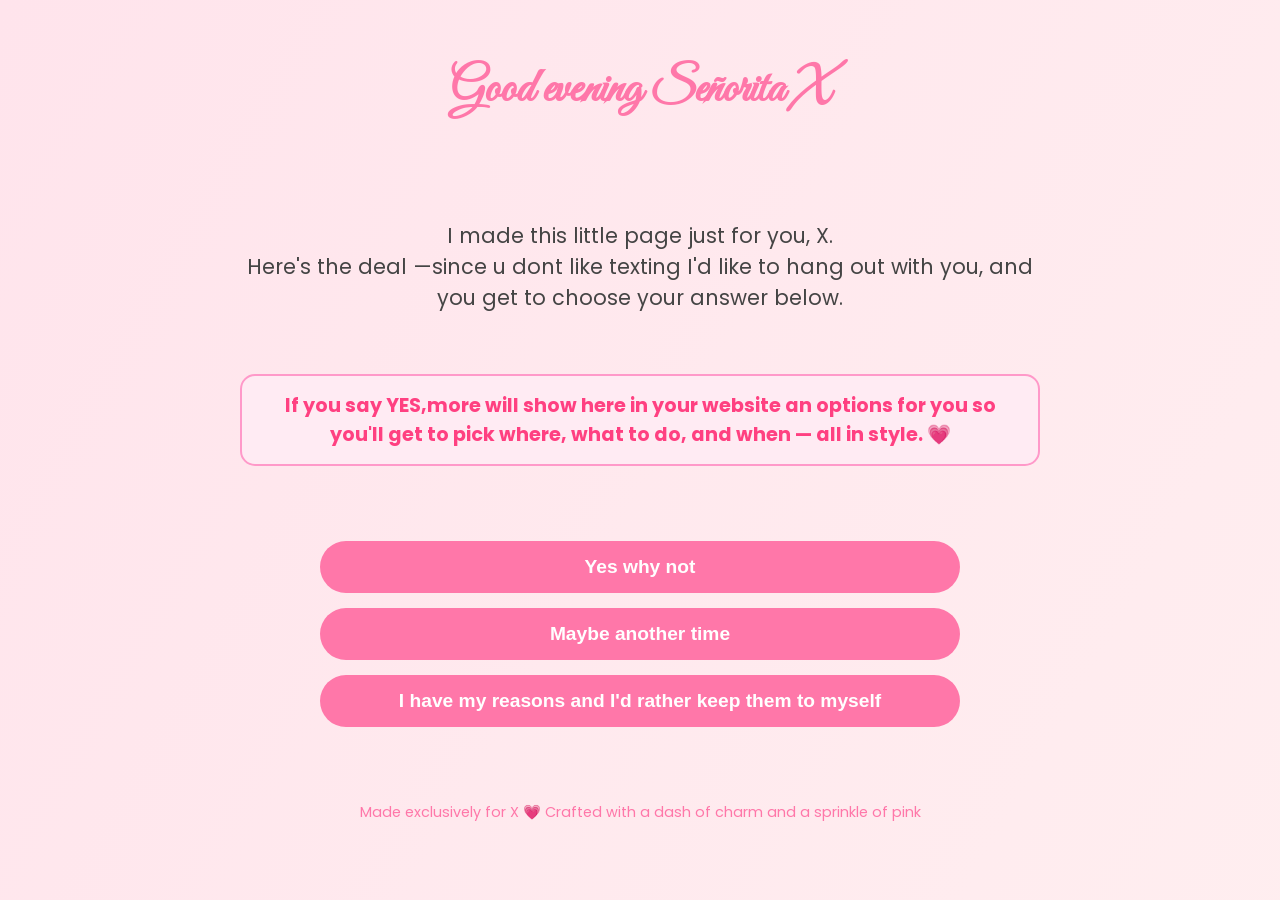
<file: asking-out/index.html>
<!DOCTYPE html>
<html lang="en">

<head>
    <meta charset="UTF-8">
    <meta name="viewport" content="width=device-width, initial-scale=1.0">
    <title>For x</title>
    <style>
        @import url('https://fonts.googleapis.com/css2?family=Great+Vibes&family=Poppins:wght@300;500;700&display=swap');

        body {
            margin: 0;
            font-family: 'Poppins', sans-serif;
            background: linear-gradient(120deg, #ffe4ec, #fff7f3, #ffe4ec);
            background-size: 400% 400%;
            animation: gradientShift 12s ease infinite;
            overflow-x: hidden;
        }

        @keyframes gradientShift {
            0% {
                background-position: 0% 50%;
            }

            50% {
                background-position: 100% 50%;
            }

            100% {
                background-position: 0% 50%;
            }
        }

        h1 {
            font-family: 'Great Vibes', cursive;
            font-size: 3em;
            text-align: center;
            color: #ff77a9;
            animation: glow 2s ease-in-out infinite alternate;
        }

        @keyframes glow {
            from {
                text-shadow: 0 0 10px #ff77a9;
            }

            to {
                text-shadow: 0 0 20px #ff99c9;
            }
        }

        section {
            padding: 20px;
            max-width: 800px;
            margin: auto;
            text-align: center;
            animation: fadeInUp 1.5s ease forwards;
            opacity: 0;
        }

        @keyframes fadeInUp {
            from {
                transform: translateY(30px);
                opacity: 0;
            }

            to {
                transform: translateY(0);
                opacity: 1;
            }
        }

        .highlight-note {
            background: #ffebf3;
            border: 2px solid #ff99c9;
            padding: 15px;
            border-radius: 15px;
            font-size: 1.2em;
            font-weight: bold;
            color: #ff4081;
            margin-bottom: 20px;
            animation: pulse 2s infinite;
        }

        @keyframes pulse {

            0%,
            100% {
                box-shadow: 0 0 10px #ff99c9;
            }

            50% {
                box-shadow: 0 0 20px #ff77a9;
            }
        }

        .choices button {
            display: block;
            width: 80%;
            margin: 15px auto;
            padding: 15px;
            font-size: 1.2em;
            font-weight: bold;
            border: none;
            border-radius: 30px;
            background-color: #ff77a9;
            color: white;
            cursor: pointer;
            transition: transform 0.2s, background-color 0.3s;
        }

        .choices button:hover {
            transform: scale(1.05);
            background-color: #ff99c9;
        }

        .hidden {
            display: none;
        }

        .option-grid {
            display: flex;
            flex-wrap: wrap;
            justify-content: center;
            gap: 15px;
            margin-top: 20px;
        }

        .place-card {
            background: #fff0f6;
            border: 2px solid #ffb6d4;
            border-radius: 15px;
            padding: 15px;
            width: 120px;
            text-align: center;
            cursor: pointer;
            transition: 0.3s;
            font-weight: bold;
            color: #ff4081;
        }

        .place-card:hover {
            background: #ffe4ec;
            transform: scale(1.05);
        }

        .selected {
            background: #ff99c9 !important;
            color: white !important;
            border-color: #ff77a9 !important;
        }

        input,
        select {
            padding: 12px;
            margin: 15px auto;
            font-size: 1em;
            border-radius: 15px;
            border: 2px solid #ffb6d4;
            width: 80%;
            max-width: 400px;
            background-color: #fff9fb;
            color: #ff4081;
            transition: all 0.3s;
        }

        input:focus,
        select:focus {
            outline: none;
            border-color: #ff77a9;
            box-shadow: 0 0 10px #ffb6d4;
        }

        input[type="date"]::-webkit-calendar-picker-indicator,
        input[type="time"]::-webkit-calendar-picker-indicator {
            filter: invert(70%) sepia(20%) saturate(1000%) hue-rotate(300deg);
        }

        .footer {
            font-size: 0.9em;
            color: #ff77a9;
            margin-top: 30px;
            text-align: center;
            padding: 10px;
        }

        .location-container {
            display: flex;
            flex-direction: column;
            align-items: center;
            width: 90%;
            margin: 0 auto;
        }

        .location-search {
            width: 100%;
            max-width: 400px;
            margin-bottom: 15px;
        }

        .location-search input {
            width: 100%;
            padding: 12px 20px;
            box-sizing: border-box;
        }

        .location-grid {
            display: grid;
            grid-template-columns: repeat(2, 1fr);
            gap: 10px;
            width: 100%;
            max-width: 400px;
        }

        .location-card {
            background: #fff0f6;
            border: 2px solid #ffb6d4;
            border-radius: 15px;
            padding: 10px;
            text-align: center;
            cursor: pointer;
            transition: 0.3s;
            font-weight: bold;
            color: #ff4081;
            font-size: 0.9em;
        }

        .location-card:hover {
            background: #ffe4ec;
            transform: scale(1.05);
        }

        .location-card.selected {
            background: #ff99c9;
            color: white;
            border-color: #ff77a9;
        }

        button {
            background-color: #ff77a9;
            color: white;
            border: none;
            padding: 12px 25px;
            margin: 10px;
            border-radius: 25px;
            font-size: 1em;
            cursor: pointer;
            transition: all 0.3s;
        }

        button:hover {
            background-color: #ff99c9;
            transform: scale(1.05);
        }

        .weather-display {
            background: rgba(255, 255, 255, 0.8);
            border-radius: 15px;
            padding: 15px;
            margin-top: 20px;
            border: 2px solid #ffb6d4;
        }

        .weather-icon {
            font-size: 2em;
            margin-bottom: 10px;
        }

        .weather-details {
            display: flex;
            justify-content: space-around;
            margin-top: 10px;
        }

        .weather-item {
            display: flex;
            flex-direction: column;
            align-items: center;
        }

        .weather-label {
            font-size: 0.8em;
            color: #ff77a9;
        }

        .weather-value {
            font-weight: bold;
            color: #ff4081;
        }

        .clothing-tip {
            background: #fff0f6;
            border: 2px dashed #ff77a9;
            border-radius: 15px;
            padding: 15px;
            margin-top: 20px;
            font-size: 0.9em;
        }

        .final-message {
            background: #fff0f6;
            border: 2px solid #ffb6d4;
            border-radius: 15px;
            padding: 20px;
            margin: 20px auto;
            max-width: 500px;
        }
    </style>
</head>

<body>

    <section style="animation-delay: 0.3s;">
        <h1>Good evening Señorita X</h1>
    </section>

    <section style="animation-delay: 0.6s;">
        <p style="font-size: 1.3em; color: #444;">
            I made this little page just for you, X.<br>
            Here's the deal —since u dont like texting I'd like to hang out with you, and you get to choose your answer
            below.
        </p>
    </section>

    <section style="animation-delay: 0.8s;">
        <div class="highlight-note">
            If you say YES,more will show here in your website an options for you so you'll get to pick where, what to
            do, and when — all in style. 💗
        </div>
    </section>

    <section class="choices" style="animation-delay: 1s;">
        <button onclick="chooseMain('Yes')">Yes why not</button>
        <button onclick="chooseMain('Maybe another time')">Maybe another time</button>
        <button onclick="chooseMain('I have my reasons')">I have my reasons and I'd rather keep them to myself</button>
    </section>

    <section id="locationSection" class="hidden">
        <h2>Which area should we go to?</h2>
        <div class="location-container">
            <div class="location-search">
                <input type="text" placeholder="Search areas..." id="locationInput" onkeyup="filterLocations()"
                    onclick="this.select();">
            </div>
            <div class="location-grid" id="locationGrid">
                <div class="location-card" onclick="selectLocation(this, 'Louran')">Louran</div>
                <div class="location-card" onclick="selectLocation(this, 'Zizinya')">Zizinya</div>
                <div class="location-card" onclick="selectLocation(this, 'Lizabella')">Lizabella</div>
                <div class="location-card" onclick="selectLocation(this, 'Sidi Gaber')">Sidi Gaber</div>
                <div class="location-card" onclick="selectLocation(this, 'Smouha')">Smouha</div>
                <div class="location-card" onclick="selectLocation(this, 'Shatby')">Shatby</div>
                <div class="location-card" onclick="selectLocation(this, 'M7tt elraml')">M7tt elraml</div>
                <div class="location-card" onclick="selectLocation(this, 'Janklees')">Janklees</div>
                <div class="location-card" onclick="selectLocation(this, 'Roshdy')">Roshdy</div>
                <div class="location-card" onclick="selectLocation(this, 'Gleem')">Gleem</div>
                <div class="location-card" onclick="selectLocation(this, 'Sporting')">Sporting</div>
                <div class="location-card" onclick="selectLocation(this, 'Kafr Abdo')">Kafr Abdo</div>
            </div>
        </div>
        <button onclick="showPlaceOptions()" id="locationNextBtn" disabled>Next</button>
    </section>

    <section id="placeSection" class="hidden">
        <h2>What do u think we should do?</h2>
        <div class="option-grid">
            <div class="place-card" onclick="selectPlace(this, '☕ Coffee Shop', 'Coffee Shop')">☕ Coffee</div>
            <div class="place-card" onclick="selectPlace(this, '🍕 Pizza Place', 'Pizza Place')">🍕 Pizza</div>
            <div class="place-card" onclick="selectPlace(this, '🍔 Burger Joint', 'Burger Joint')">🍔 Burger</div>
            <div class="place-card" onclick="selectPlace(this, '🌵 تين شوكي عصير', 'تين شوكي عصير')">🌵 تين شوكي عصير
            </div>
        </div>
    </section>

    <section id="activitySection" class="hidden">
        <h2>What shall we do there?</h2>
        <select id="activitySelect">
            <option value="">Select an activity...</option>
        </select>
        <br>
        <button onclick="showDateTime()">Next</button>
    </section>

    <section id="dateTimeSection" class="hidden">
        <h2>Pick a day in August</h2>
        <input type="date" id="dateInput" min="2025-08-01" max="2025-08-31"><br>
        <input type="time" id="timeInput"><br>
        <div id="weatherInfo" class="weather-display">
            <!-- Weather info will be inserted here by JavaScript -->
        </div>
        <div class="clothing-tip">
            🌞 <strong>Hot weather tip:</strong> Avoid wearing black or dark colored clothes, jeans, or heavy fabrics as
            it will be very hot!
        </div>
        <button onclick="finalizePlan()">Confirm</button>
    </section>

    <section id="finalMessage" class="hidden">
        <div class="final-message">
            <h2 style="color:#ff4081; margin-top: 0;">Plan Confirmed! 💗</h2>
            <p id="planText"></p>
            <div id="finalWeather" class="weather-display">
                <!-- Weather info will be inserted here -->
            </div>
            <div class="clothing-tip">
                🌞 <strong>Outfit suggestion:</strong> Wear light-colored, breathable fabrics to stay comfortable in the
                heat!
            </div>
        </div>
    </section>

    <div class="footer">
        Made exclusively for X 💗 Crafted with a dash of charm and a sprinkle of pink
    </div>

    <script>
        // API Configuration
        const API_URL = 'http://127.0.0.1:8000/api/answer'; // Change to your actual endpoint

        // Application State
        let selectedPlace = "";
        let selectedPlaceText = ""; // no icons
        let selectedLocation = "";

        // Activities Data
        const activities = {
            "☕ Coffee Shop": ["Chat over cappuccinos", "Try latte art", "Taste desserts"],
            "🍕 Pizza Place": ["Share a large pizza", "Taste all toppings", "Compete for best slice"],
            "🍔 Burger Joint": ["Build your own burger", "Try the spicy special", "Challenge the mega burger"],
            "🌵 تين شوكي عصير": ["عصير تين شوكي احمر", "عصير تين شوكي اصفر", "عصير تين شوكي مثلج"]
        };

        // August 2025 weather data for Alexandria, Egypt
        const augustWeather = {
            "2025-08-01": { icon: "☀️", summary: "Sunny", high: 32, low: 26, humidity: "65%" },
            "2025-08-02": { icon: "☀️", summary: "Sunny", high: 33, low: 27, humidity: "63%" },
            "2025-08-03": { icon: "☀️", summary: "Sunny", high: 33, low: 27, humidity: "62%" },
            "2025-08-04": { icon: "⛅", summary: "Partly Cloudy", high: 32, low: 26, humidity: "68%" },
            "2025-08-05": { icon: "⛅", summary: "Partly Cloudy", high: 31, low: 25, humidity: "70%" },
            "2025-08-06": { icon: "☀️", summary: "Sunny", high: 32, low: 26, humidity: "65%" },
            "2025-08-07": { icon: "☀️", summary: "Sunny", high: 33, low: 27, humidity: "60%" },
            "2025-08-08": { icon: "☀️", summary: "Sunny", high: 34, low: 28, humidity: "58%" },
            "2025-08-09": { icon: "☀️", summary: "Sunny", high: 34, low: 28, humidity: "57%" },
            "2025-08-10": { icon: "🌤️", summary: "Mostly Sunny", high: 33, low: 27, humidity: "59%" },
            "2025-08-11": { icon: "☀️", summary: "Sunny", high: 32, low: 26, humidity: "64%" },
            "2025-08-12": { icon: "☀️", summary: "Sunny", high: 32, low: 26, humidity: "65%" },
            "2025-08-13": { icon: "⛅", summary: "Partly Cloudy", high: 31, low: 25, humidity: "70%" },
            "2025-08-14": { icon: "⛅", summary: "Partly Cloudy", high: 31, low: 25, humidity: "72%" },
            "2025-08-15": { icon: "☀️", summary: "Sunny", high: 32, low: 26, humidity: "68%" },
            "2025-08-16": { icon: "☀️", summary: "Sunny", high: 33, low: 27, humidity: "63%" },
            "2025-08-17": { icon: "☀️", summary: "Sunny", high: 34, low: 28, humidity: "60%" },
            "2025-08-18": { icon: "☀️", summary: "Sunny", high: 34, low: 28, humidity: "58%" },
            "2025-08-19": { icon: "☀️", summary: "Sunny", high: 33, low: 27, humidity: "62%" },
            "2025-08-20": { icon: "🌤️", summary: "Mostly Sunny", high: 32, low: 26, humidity: "65%" },
            "2025-08-21": { icon: "☀️", summary: "Sunny", high: 32, low: 26, humidity: "67%" },
            "2025-08-22": { icon: "☀️", summary: "Sunny", high: 33, low: 27, humidity: "63%" },
            "2025-08-23": { icon: "☀️", summary: "Sunny", high: 34, low: 28, humidity: "59%" },
            "2025-08-24": { icon: "☀️", summary: "Sunny", high: 34, low: 28, humidity: "58%" },
            "2025-08-25": { icon: "☀️", summary: "Sunny", high: 33, low: 27, humidity: "61%" },
            "2025-08-26": { icon: "☀️", summary: "Sunny", high: 32, low: 26, humidity: "65%" },
            "2025-08-27": { icon: "⛅", summary: "Partly Cloudy", high: 31, low: 25, humidity: "70%" },
            "2025-08-28": { icon: "⛅", summary: "Partly Cloudy", high: 31, low: 25, humidity: "72%" },
            "2025-08-29": { icon: "☀️", summary: "Sunny", high: 32, low: 26, humidity: "68%" },
            "2025-08-30": { icon: "☀️", summary: "Sunny", high: 33, low: 27, humidity: "63%" },
            "2025-08-31": { icon: "☀️", summary: "Sunny", high: 34, low: 28, humidity: "60%" }
        };

        // Initialize on page load
        document.addEventListener('DOMContentLoaded', function () {
            const today = new Date();
            const august2025 = new Date(today.getFullYear() + (2025 - today.getFullYear()), 7, 1);
            const dateStr = august2025.toISOString().split('T')[0];
            document.getElementById('dateInput').value = dateStr;
            updateWeatherDisplay(dateStr);
        });

        // Main choice handler
        async function chooseMain(choice) {
            let message = '';

            if (choice === "Yes") {
                document.getElementById("locationSection").classList.remove("hidden");
                return;
            } else if (choice === "Maybe another time") {
                message = "maybe later";
                alert("Okay, sorry for bothering you 😊");
            } else if (choice === "I have my reasons") {
                message = "i have my reasons";
                alert("Okay, sorry for bothering you 😊");
            }

            // Send response to backend
            await sendToBackend(message);
        }

        // Filter locations based on search input
        function filterLocations() {
            const input = document.getElementById("locationInput");
            const filter = input.value.toUpperCase();
            const cards = document.querySelectorAll(".location-card");

            cards.forEach(card => {
                const txtValue = card.textContent || card.innerText;
                card.style.display = txtValue.toUpperCase().includes(filter) ? "" : "none";
            });
        }

        // Location selection handler
        function selectLocation(element, location) {
            document.querySelectorAll(".location-card").forEach(card => card.classList.remove("selected"));
            element.classList.add("selected");
            selectedLocation = location;
            document.getElementById("locationNextBtn").disabled = false;
        }

        // Show place options after location selection
        function showPlaceOptions() {
            document.getElementById("placeSection").classList.remove("hidden");
            document.getElementById("locationSection").classList.add("hidden");
        }

        // Place selection handler
        function selectPlace(element, placeWithIcon, placeTextOnly) {
            document.querySelectorAll(".place-card").forEach(card => card.classList.remove("selected"));
            element.classList.add("selected");

            selectedPlace = placeWithIcon;       // For UI display
            selectedPlaceText = placeTextOnly;   // For backend

            const activitySelect = document.getElementById("activitySelect");
            activitySelect.innerHTML = "<option value=''>Select an activity...</option>";

            activities[placeWithIcon].forEach(act => {
                let opt = document.createElement("option");
                opt.value = act;
                opt.innerText = act;
                activitySelect.appendChild(opt);
            });

            document.getElementById("activitySection").classList.remove("hidden");
        }


        // Show date/time selection
        function showDateTime() {
            if (document.getElementById("activitySelect").value === "") {
                alert("Please choose an activity!");
                return;
            }
            document.getElementById("dateTimeSection").classList.remove("hidden");
        }

        // Update weather display
        function updateWeatherDisplay(date) {
            const weather = augustWeather[date];
            const weatherInfo = document.getElementById('weatherInfo');

            if (weather) {
                weatherInfo.innerHTML = `
                    <div class="weather-icon">${weather.icon}</div>
                    <h3>${weather.summary}</h3>
                    <div class="weather-details">
                        <div class="weather-item">
                            <span class="weather-label">High</span>
                            <span class="weather-value">${weather.high}°C</span>
                        </div>
                        <div class="weather-item">
                            <span class="weather-label">Low</span>
                            <span class="weather-value">${weather.low}°C</span>
                        </div>
                        <div class="weather-item">
                            <span class="weather-label">Humidity</span>
                            <span class="weather-value">${weather.humidity}</span>
                        </div>
                    </div>
                `;
                weatherInfo.classList.remove('hidden');
            } else {
                weatherInfo.classList.add('hidden');
            }
        }

        // Finalize plan and send to backend
        async function finalizePlan() {
            const date = document.getElementById("dateInput").value;
            const time = document.getElementById("timeInput").value;
            const activity = document.getElementById("activitySelect").value;

            if (!date || !time) {
                alert("Please select both date and time!");
                return;
            }

            const weather = augustWeather[date];
            const formattedDate = formatDate(date);
            const message = `A and X will meet in ${selectedLocation} at ${selectedPlaceText} to have ${activity} on ${formattedDate} at ${time}.`;

            // Update UI
            document.getElementById("finalMessage").classList.remove("hidden");
            document.getElementById("planText").innerHTML = message;

            if (weather) {
                document.getElementById('finalWeather').innerHTML = `
                    <div class="weather-icon">${weather.icon}</div>
                    <h3>Weather Forecast</h3>
                    <p>${weather.summary} with highs of ${weather.high}°C and lows of ${weather.low}°C</p>
                    <div class="weather-details">
                        <div class="weather-item">
                            <span class="weather-label">Humidity</span>
                            <span class="weather-value">${weather.humidity}</span>
                        </div>
                    </div>
                `;
            }

            // Send to backend
            await sendToBackend(message);
        }

        // Helper function to send data to backend
        async function sendToBackend(message) {
            try {
                const response = await fetch(API_URL, {
                    method: 'POST',
                    headers: {
                        'Content-Type': 'application/json',
                        'Accept': 'application/json'
                    },
                    body: JSON.stringify({ message: message })
                });

                if (!response.ok) {
                    console.error('Failed to save answer');
                }
            } catch (error) {
                console.error('Error:', error);
            }
        }

        // Format date to readable string
        function formatDate(dateString) {
            const options = { weekday: 'long', year: 'numeric', month: 'long', day: 'numeric' };
            return new Date(dateString).toLocaleDateString('en-US', options);
        }

        // Initialize weather display on date change
        document.getElementById('dateInput').addEventListener('change', function () {
            updateWeatherDisplay(this.value);
        });
    </script>
</body>

</html>
</file>
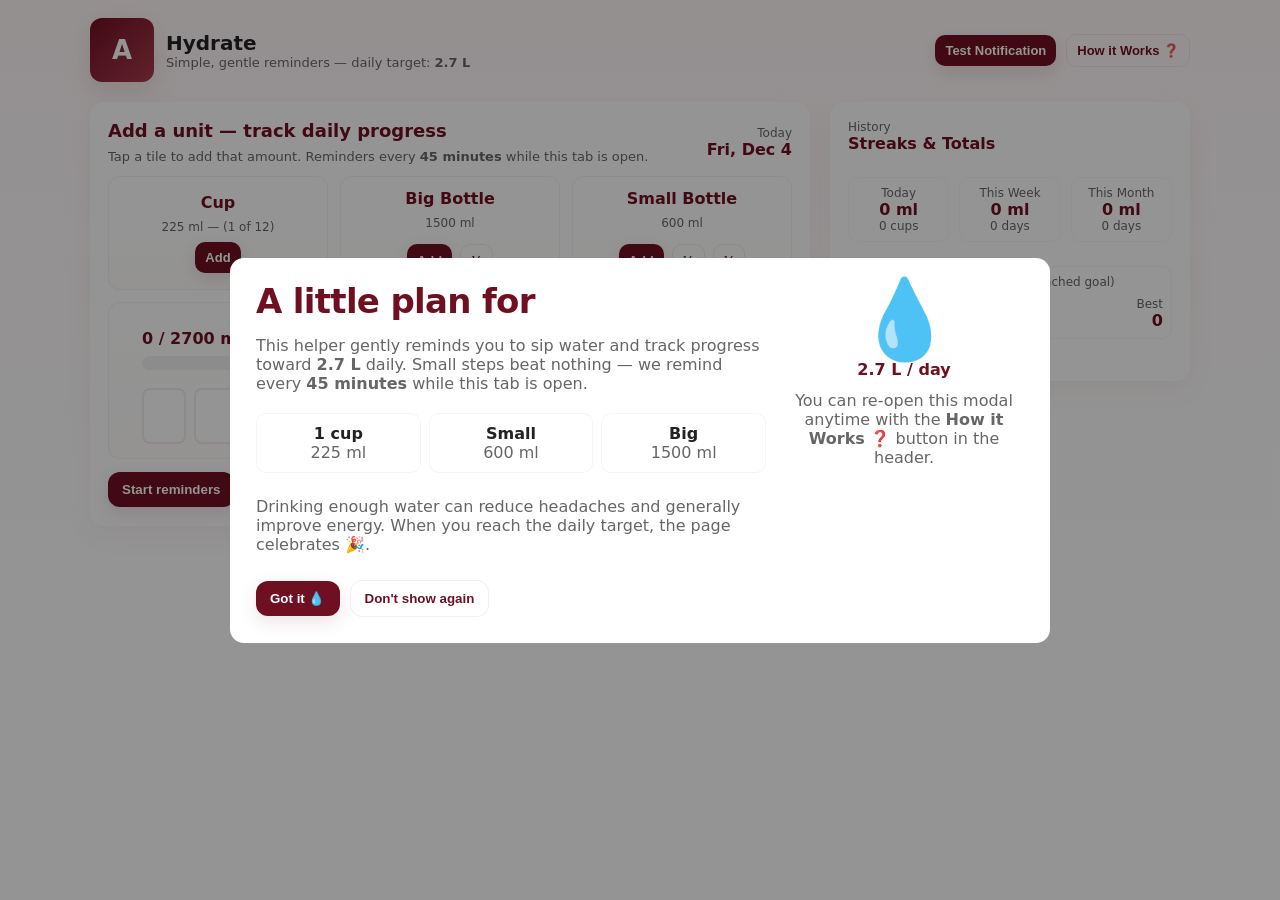
<file: drinking-water/index.html>
<head>
    <meta charset="utf-8" />
    <meta name="viewport" content="width=device-width,initial-scale=1" />
    <title>Hydrate — Gentle reminders</title>
    <meta name="description" content="Hydration reminder   — 2.7L daily, reminders, streaks." />
    <style>
        :root {
            --bg: #fff9fa;
            --card: #ffffff;
            --accent: #6f1022;
            /* deep burgundy */
            --accent-2: #a83b4f;
            /* softer burgundy */
            --muted: #666666;
            --glass: rgba(255, 255, 255, 0.6);
            --radius: 14px;
            --gap: 14px;
        }

        * {
            box-sizing: border-box
        }

        html,
        body {
            height: 100%
        }

        body {
            margin: 0;
            font-family: "Inter", system-ui, -apple-system, "Segoe UI", Roboto, "Helvetica Neue", Arial;
            background: linear-gradient(180deg, #fff7f8 0%, #fff 60%);
            color: #222;
            -webkit-font-smoothing: antialiased;
            padding: 18px;
            display: flex;
            align-items: flex-start;
            justify-content: center;
            min-height: 100vh;
        }

        .container {
            width: 100%;
            max-width: 1100px;
            display: grid;
            grid-template-columns: 1fr 360px;
            gap: 20px;
            align-items: start;
        }

        header {
            grid-column: 1/3;
            display: flex;
            gap: 12px;
            align-items: center;
        }

        .brand {
            display: flex;
            gap: 12px;
            align-items: center;
        }

        .logo {
            width: 64px;
            height: 64px;
            border-radius: 12px;
            background: linear-gradient(135deg, var(--accent) 0%, var(--accent-2) 100%);
            display: flex;
            align-items: center;
            justify-content: center;
            color: #fff;
            font-weight: 800;
            font-size: 26px;
            box-shadow: 0 8px 28px rgba(111, 16, 34, 0.12);
        }

        h1 {
            margin: 0;
            font-size: 20px
        }

        p.lead {
            margin: 0;
            color: var(--muted);
            font-size: 13px
        }

        .main {
            background: var(--card);
            border-radius: var(--radius);
            padding: 18px;
            box-shadow: 0 8px 28px rgba(111, 16, 34, 0.06);
        }

        .side {
            background: var(--card);
            border-radius: var(--radius);
            padding: 18px;
            box-shadow: 0 8px 28px rgba(111, 16, 34, 0.06);
            display: flex;
            flex-direction: column;
            gap: 12px;
        }

        .controls {
            display: flex;
            gap: 10px;
            flex-wrap: wrap;
            align-items: center;
        }

        .btn {
            background: var(--accent);
            color: #fff;
            border: none;
            padding: 10px 14px;
            border-radius: 12px;
            cursor: pointer;
            box-shadow: 0 6px 18px rgba(111, 16, 34, 0.12);
            font-weight: 700;
            transition: all 0.2s ease;
        }

        .btn:hover {
            transform: translateY(-2px);
            box-shadow: 0 8px 20px rgba(111, 16, 34, 0.18);
        }

        .btn.ghost {
            background: transparent;
            color: var(--accent);
            border: 1px solid rgba(111, 16, 34, 0.08);
            box-shadow: none
        }

        .btn.small {
            padding: 8px 10px;
            font-size: 13px;
            border-radius: 10px
        }

        .big-title {
            font-weight: 800;
            font-size: 18px;
            color: var(--accent);
            margin-bottom: 8px;
        }

        .units-grid {
            display: grid;
            grid-template-columns: repeat(3, 1fr);
            gap: 12px;
            margin-top: 12px;
        }

        .unit {
            background: linear-gradient(180deg, #fff, #fffefc);
            border-radius: 12px;
            padding: 12px;
            border: 1px solid rgba(111, 16, 34, 0.06);
            display: flex;
            flex-direction: column;
            gap: 8px;
            align-items: center;
            justify-content: center;
            min-height: 110px;
            transition: all 0.2s ease;
            cursor: pointer;
        }

        .unit:hover {
            transform: translateY(-2px);
            box-shadow: 0 6px 16px rgba(111, 16, 34, 0.1);
        }

        .unit strong {
            color: var(--accent);
            font-size: 16px
        }

        .unit small {
            color: var(--muted);
            font-size: 12px
        }

        .progress {
            display: flex;
            flex-direction: column;
            gap: 8px;
            margin-top: 12px;
        }

        .progress .bar {
            height: 14px;
            background: #f2f2f2;
            border-radius: 999px;
            overflow: hidden;
        }

        .progress .bar>i {
            display: block;
            height: 100%;
            width: 0%;
            background: linear-gradient(90deg, var(--accent) 0%, var(--accent-2) 100%);
            border-radius: 999px;
            transition: width 700ms cubic-bezier(.2, .8, .2, 1)
        }

        .stats {
            display: grid;
            grid-template-columns: repeat(3, 1fr);
            gap: 10px;
            margin-top: 12px;
        }

        .stat {
            background: linear-gradient(180deg, #fff, #fff);
            padding: 8px;
            border-radius: 10px;
            text-align: center;
            border: 1px solid rgba(0, 0, 0, 0.03)
        }

        .stat strong {
            display: block;
            color: var(--accent);
            font-size: 16px
        }

        .stat small {
            color: var(--muted);
            font-size: 12px
        }

        .mini-cups {
            display: flex;
            gap: 8px;
            flex-wrap: wrap;
            justify-content: center;
            margin-top: 10px
        }

        .mini-cup {
            width: 44px;
            height: 56px;
            border-radius: 8px;
            border: 2px solid rgba(111, 16, 34, 0.08);
            display: flex;
            align-items: flex-end;
            justify-content: center;
            overflow: hidden;
            background: #fff;
            padding-bottom: 4px;
        }

        .mini-cup .fill {
            width: 100%;
            height: 0;
            background: linear-gradient(180deg, var(--accent) 0%, var(--accent-2) 100%);
            transition: height 700ms cubic-bezier(.2, .8, .2, 1)
        }

        .mini-cup small {
            font-size: 10px;
            color: var(--muted);
            margin-top: 6px;
            display: block;
            text-align: center
        }

        .happy {
            padding: 12px;
            border-radius: 12px;
            background: linear-gradient(90deg, #fff8fb, #fff1f3);
            border: 1px solid rgba(168, 59, 79, 0.08);
            color: var(--accent);
            display: flex;
            gap: 10px;
            align-items: center;
            justify-content: center;
            font-weight: 800;
        }

        footer.note {
            grid-column: 1/3;
            text-align: center;
            color: var(--muted);
            font-size: 13px;
            padding-top: 6px
        }

        /* modal */
        .modal {
            position: fixed;
            left: 0;
            top: 0;
            width: 100%;
            height: 100%;
            display: flex;
            align-items: center;
            justify-content: center;
            background: rgba(0, 0, 0, 0.42);
            padding: 20px;
            z-index: 9999;
        }

        .modal-card {
            width: 100%;
            max-width: 820px;
            background: var(--card);
            padding: 26px;
            border-radius: 14px;
            display: flex;
            gap: 18px;
            align-items: flex-start;
        }

        .modal-left {
            flex: 1;
            display: flex;
            flex-direction: column;
            gap: 12px;
        }

        .modal-head {
            font-size: 34px;
            color: var(--accent);
            font-weight: 900;
            line-height: 1;
            letter-spacing: -0.02em;
        }

        .modal-sub {
            font-size: 16px;
            color: var(--muted)
        }

        .modal-right {
            width: 240px;
            flex-shrink: 0
        }

        /* Responsive improvements */
        @media (max-width: 768px) {
            .container {
                grid-template-columns: 1fr;
                gap: 16px;
            }

            header {
                flex-direction: column;
                align-items: flex-start;
                gap: 8px;
            }

            .brand {
                flex-direction: column;
                align-items: flex-start;
                gap: 8px;
            }

            .units-grid {
                grid-template-columns: 1fr;
            }

            .stats {
                grid-template-columns: repeat(2, 1fr);
            }

            .controls {
                flex-direction: column;
                align-items: stretch;
            }

            .btn {
                width: 100%;
                text-align: center;
            }
        }

        @media (max-width: 480px) {
            body {
                padding: 12px;
            }

            .main,
            .side {
                padding: 14px;
            }

            .stats {
                grid-template-columns: 1fr;
            }

            .modal-card {
                padding: 16px;
            }

            .modal-head {
                font-size: 24px;
            }

            .logo {
                width: 56px;
                height: 56px;
                font-size: 22px;
            }
        }
    </style>
</head>

<body>
    <div class="container" id="app">
        <header>
            <div class="brand" aria-hidden="false">
                <div class="logo">A</div>
                <div>
                    <h1>Hydrate </h1>
                    <p class="lead">Simple, gentle reminders — daily target: <strong>2.7 L</strong></p>
                </div>
            </div>

            <div style="margin-left:auto;display:flex;gap:10px;align-items:center">
                <button class="btn small" id="btnTestNotify">Test Notification</button>
                <button class="btn small ghost" id="btnHowItWorks">How it Works ❓</button>
            </div>
        </header>

        <main class="main" role="main" aria-labelledby="mainTitle">
            <div style="display:flex;justify-content:space-between;align-items:center;gap:12px;flex-wrap:wrap">
                <div>
                    <div class="big-title" id="mainTitle">Add a unit — track daily progress</div>
                    <div style="color:var(--muted);font-size:13px">Tap a tile to add that amount. Reminders every
                        <strong>45 minutes</strong> while this tab is open.
                    </div>
                </div>

                <div style="text-align:right">
                    <div style="font-size:12px;color:var(--muted)">Today</div>
                    <div style="font-weight:800;font-size:16px;color:var(--accent)" id="todayDate"></div>
                </div>
            </div>

            <div class="units-grid" id="unitButtons" aria-hidden="false">
                <div class="unit" data-ml="225" role="button" tabindex="0" aria-pressed="false"
                    onclick="addAmount(225)">
                    <strong>Cup</strong>
                    <small>225 ml — (1 of 12)</small>
                    <button class="btn small" onclick="event.stopPropagation(); addAmount(225)">Add</button>
                </div>

                <div class="unit" data-ml="1500" role="button" tabindex="0" onclick="addAmount(1500)">
                    <strong>Big Bottle</strong>
                    <small>1500 ml</small>
                    <div style="display:flex;gap:8px;margin-top:6px">
                        <button class="btn small" onclick="event.stopPropagation(); addAmount(1500)">Add</button>
                        <button class="btn small ghost" onclick="event.stopPropagation(); addAmount(750)">½</button>
                    </div>
                </div>

                <div class="unit" data-ml="600" role="button" tabindex="0" onclick="addAmount(600)">
                    <strong>Small Bottle</strong>
                    <small>600 ml</small>
                    <div style="display:flex;gap:8px;margin-top:6px">
                        <button class="btn small" onclick="event.stopPropagation(); addAmount(600)">Add</button>
                        <button class="btn small ghost" onclick="event.stopPropagation(); addAmount(300)">½</button>
                        <button class="btn small ghost" onclick="event.stopPropagation(); addAmount(150)">¼</button>
                    </div>
                </div>

                <div class="unit" style="grid-column: span 3; padding:14px;">
                    <div class="progress" aria-hidden="false">
                        <div style="display:flex;justify-content:space-between;align-items:center">
                            <div style="font-weight:800;color:var(--accent)" id="progressText">0 / 2700 ml</div>
                            <div style="color:var(--muted)" id="progressPercent">0%</div>
                        </div>
                        <div class="bar" aria-hidden="true"><i id="mainProgress"></i></div>
                        <div class="mini-cups" id="miniCups" aria-hidden="true"></div>
                    </div>
                </div>
            </div>

            <div style="margin-top:12px;display:flex;gap:10px;flex-wrap:wrap;align-items:center">
                <button class="btn" id="btnStartReminders">Start reminders</button>
                <button class="btn ghost" id="btnStopReminders">Stop</button>
                <button class="btn ghost" id="btnResetDay">Reset day</button>
            </div>

        </main>

        <aside class="side" aria-label="Stats & streaks">
            <div style="display:flex;justify-content:space-between;align-items:center">
                <div>
                    <div style="font-size:12px;color:var(--muted)">History</div>
                    <div style="font-weight:800;color:var(--accent)">Streaks & Totals</div>
                </div>
            </div>

            <div class="stats" id="statsGrid">
                <div class="stat">
                    <small>Today</small>
                    <strong id="statToday">0 ml</strong>
                    <small id="statTodayCups" style="display:block;color:var(--muted)">0 cups</small>
                </div>
                <div class="stat">
                    <small>This Week</small>
                    <strong id="statWeek">0 ml</strong>
                    <small id="statWeekDays" style="display:block;color:var(--muted)">0 days</small>
                </div>
                <div class="stat">
                    <small>This Month</small>
                    <strong id="statMonth">0 ml</strong>
                    <small id="statMonthDays" style="display:block;color:var(--muted)">0 days</small>
                </div>
            </div>

            <div style="margin-top:12px" class="stat" aria-hidden="false">
                <small>Current streak (days reached goal)</small>
                <div style="display:flex;justify-content:space-between;align-items:center;margin-top:8px">
                    <div style="font-weight:800;font-size:20px;color:var(--accent)" id="streakCount">0</div>
                    <div style="text-align:right">
                        <small>Best</small>
                        <div style="font-weight:800;color:var(--accent)" id="bestStreak">0</div>
                    </div>
                </div>
            </div>

            <div style="margin-top:12px">
                <div id="happyMessage" class="happy" style="display:none">🎉 Well done, — you hit your goal!
                </div>
            </div>
        </aside>

        <footer class="note">Made with burgundy vibes ❤️ — bookmark this page for daily use.</footer>
    </div>

    <!-- How It Works Modal (first-time) -->
    <div id="howModal" class="modal" style="display:none">
        <div class="modal-card" role="dialog" aria-modal="true" aria-labelledby="howTitle">
            <div class="modal-left">
                <div id="howTitle" class="modal-head">A little plan for </div>
                <div class="modal-sub" style="margin-top:6px">
                    This helper gently reminds you to sip water and track progress toward <strong>2.7 L</strong> daily.
                    Small steps beat nothing — we remind every <strong>45 minutes</strong> while this tab is open.
                </div>

                <div style="margin-top:8px;display:grid;grid-template-columns:repeat(3,1fr);gap:8px">
                    <div
                        style="background:#fff;padding:10px;border-radius:10px;border:1px solid rgba(0,0,0,0.04);text-align:center">
                        <strong>1 cup</strong>
                        <div style="color:var(--muted)">225 ml</div>
                    </div>
                    <div
                        style="background:#fff;padding:10px;border-radius:10px;border:1px solid rgba(0,0,0,0.04);text-align:center">
                        <strong>Small</strong>
                        <div style="color:var(--muted)">600 ml </div>
                    </div>
                    <div
                        style="background:#fff;padding:10px;border-radius:10px;border:1px solid rgba(0,0,0,0.04);text-align:center">
                        <strong>Big</strong>
                        <div style="color:var(--muted)">1500 ml </div>
                    </div>
                </div>

                <div style="margin-top:12px;color:var(--muted)">
                    Drinking enough water can reduce headaches and generally improve energy. When you reach the daily
                    target, the page celebrates 🎉.
                </div>

                <div style="margin-top:14px;display:flex;gap:10px;align-items:center">
                    <button class="btn" id="btnGotIt">Got it 💧</button>
                    <button class="btn ghost" id="btnDontShow">Don't show again</button>
                </div>
            </div>

            <div class="modal-right">
                <div style="text-align:center">
                    <div style="font-size:78px;color:var(--accent);line-height:0.9">💧</div>
                    <div style="font-weight:800;color:var(--accent);margin-top:6px">2.7 L / day</div>
                </div>
                <div style="margin-top:12px;text-align:center;color:var(--muted)">
                    You can re-open this modal anytime with the <strong>How it Works ❓</strong> button in the header.
                </div>
            </div>
        </div>
    </div>

    <script>
        /* Hydrate  — updated single-file
           - No big cup: uses small cups tiles only
           - Responsive + intro modal shown first time (localStorage)
           - sessionStorage + localStorage for data
        */

        const DAILY_GOAL_ML = 2700;
        const CUP_ML = 225;
        const DEFAULT_REMINDER_MINUTES = 45;
        const REMINDER_MS = DEFAULT_REMINDER_MINUTES * 60 * 1000;

        const KEYS = {
            HISTORY: 'hydrate_history_v2',
            STREAK: 'hydrate_streak_v2',
            SEEN_MODAL: 'hydrate_seen_how_v2',
            SESSION: 'hydrate_session_v2'
        };

        const dom = {
            todayDate: document.getElementById('todayDate'),
            mainProgress: document.getElementById('mainProgress'),
            progressText: document.getElementById('progressText'),
            progressPercent: document.getElementById('progressPercent'),
            miniCups: document.getElementById('miniCups'),
            statToday: document.getElementById('statToday'),
            statWeek: document.getElementById('statWeek'),
            statMonth: document.getElementById('statMonth'),
            statTodayCups: document.getElementById('statTodayCups'),
            streakCount: document.getElementById('streakCount'),
            bestStreak: document.getElementById('bestStreak'),
            statWeekDays: document.getElementById('statWeekDays'),
            statMonthDays: document.getElementById('statMonthDays'),
            happyMessage: document.getElementById('happyMessage'),
            btnStartReminders: document.getElementById('btnStartReminders'),
            btnStopReminders: document.getElementById('btnStopReminders'),
            btnResetDay: document.getElementById('btnResetDay'),
            btnTestNotify: document.getElementById('btnTestNotify'),
            btnHowItWorks: document.getElementById('btnHowItWorks'),
            howModal: document.getElementById('howModal'),
            btnGotIt: document.getElementById('btnGotIt'),
            btnDontShow: document.getElementById('btnDontShow')
        };

        let reminderInterval = null;

        /* Utilities */
        function todayISO(offset = 0) {
            const d = new Date();
            d.setDate(d.getDate() + offset);
            d.setHours(0, 0, 0, 0);
            return d.toISOString().slice(0, 10);
        }
        function fmt(n) { return Math.round(n) + ' ml' }

        /* Storage helpers */
        function loadHistory() { try { return JSON.parse(localStorage.getItem(KEYS.HISTORY) || '{}') } catch (e) { return {}; } }
        function saveHistory(h) { localStorage.setItem(KEYS.HISTORY, JSON.stringify(h)); }
        function loadStreak() { try { return JSON.parse(localStorage.getItem(KEYS.STREAK) || '{"current":0,"best":0,"lastSuccess":null}') } catch (e) { return { current: 0, best: 0, lastSuccess: null } } }
        function saveStreak(s) { localStorage.setItem(KEYS.STREAK, JSON.stringify(s)); }
        function loadSession() { try { return JSON.parse(sessionStorage.getItem(KEYS.SESSION) || '{}') } catch (e) { return {}; } }
        function saveSession(s) { sessionStorage.setItem(KEYS.SESSION, JSON.stringify(s)); }

        /* Init */
        (function init() {
            dom.todayDate.textContent = new Date().toLocaleDateString(undefined, { weekday: 'short', day: 'numeric', month: 'short' });
            renderMiniCups();

            // restore today's ml either from session or history
            const session = loadSession();
            const hist = loadHistory();
            const t = todayISO();
            const todayMl = session.todayMl || hist[t] || 0;
            saveSession({ todayMl });

            updateUI();
            recalcStats();

            dom.btnStartReminders.addEventListener('click', startReminders);
            dom.btnStopReminders.addEventListener('click', stopReminders);
            dom.btnResetDay.addEventListener('click', resetDay);
            dom.btnTestNotify.addEventListener('click', testNotification);
            dom.btnHowItWorks.addEventListener('click', showHowModal);
            dom.btnGotIt.addEventListener('click', gotItModal);
            dom.btnDontShow.addEventListener('click', dontShowModal);

            // first-time modal
            const seen = localStorage.getItem(KEYS.SEEN_MODAL);
            if (!seen) {
                showHowModal();
            }

            // storage listener for multi-tab
            window.addEventListener('storage', (ev) => {
                if (ev.key === KEYS.HISTORY || ev.key === KEYS.STREAK) {
                    updateUI(); recalcStats(); updateMiniCups();
                }
            });

            // save session periodically
            setInterval(() => { const s = loadSession(); saveSession(s); }, 20_000);

            // day-end check near midnight (optional)
            setInterval(checkDayEnd, 30 * 1000);
        })();

        /* Add amount */
        function addAmount(ml) {
            if (!ml || ml <= 0) return;
            const today = todayISO();
            const session = loadSession();
            session.todayMl = (session.todayMl || 0) + ml;
            saveSession(session);

            const hist = loadHistory();
            hist[today] = (hist[today] || 0) + ml;
            saveHistory(hist);

            animateProgress();
            recalcStats();

            if (hist[today] >= DAILY_GOAL_ML) onGoalReached(today);
        }

        /* UI updates */
        function updateUI() {
            const session = loadSession();
            const hist = loadHistory();
            const today = todayISO();
            const todayMl = hist[today] || session.todayMl || 0;
            const percent = Math.min(100, Math.round((todayMl / DAILY_GOAL_ML) * 100));
            dom.progressText.textContent = `${Math.round(todayMl)} / ${DAILY_GOAL_ML} ml`;
            dom.progressPercent.textContent = `${percent}%`;
            dom.mainProgress.style.width = percent + '%';
            dom.statToday.textContent = fmt(todayMl);
            dom.statTodayCups.textContent = Math.floor(todayMl / CUP_ML) + ' cups';
            updateMiniCups();
        }

        /* Mini cups rendering */
        function renderMiniCups() {
            dom.miniCups.innerHTML = '';
            for (let i = 0; i < 12; i++) {
                const d = document.createElement('div');
                d.className = 'mini-cup';
                d.innerHTML = '<div class="fill" style="height:0%"></div>';
                dom.miniCups.appendChild(d);
            }
            updateMiniCups();
        }
        function updateMiniCups() {
            const hist = loadHistory();
            const session = loadSession();
            const today = todayISO();
            const todayMl = hist[today] || session.todayMl || 0;
            const cupsFilled = Math.min(12, Math.floor(todayMl / CUP_ML));
            const cups = Array.from(dom.miniCups.children);
            cups.forEach((c, idx) => {
                const fill = c.querySelector('.fill');
                if (idx < cupsFilled) fill.style.height = '100%'; else fill.style.height = '0%';
            });
        }

        /* Animations */
        function animateProgress() {
            updateUI();
            // small visual bounce for main progress done via CSS transition on width
        }

        /* Notification functions */
        async function requestNotificationPermission() {
            if (!('Notification' in window)) {
                alert('Notifications not supported in this browser.');
                return false;
            }

            if (Notification.permission === 'granted') {
                return true;
            } else if (Notification.permission !== 'denied') {
                return Notification.requestPermission().then(permission => {
                    return permission === 'granted';
                });
            }
            return false;
        }

        function showNotification(title, body) {
            if (Notification.permission === 'granted') {
                const notification = new Notification(title, {
                    body,
                    icon: '[data-uri]',
                    badge: '/icon-192.png'
                });

                notification.onclick = () => {
                    window.focus();
                    notification.close();
                };

                // Auto-close after 8 seconds
                setTimeout(() => notification.close(), 8000);
                return notification;
            } else {
                // Fallback to in-page notification
                showToast(body);
            }
        }

        /* Reminders */
        async function startReminders() {
            const hasPermission = await requestNotificationPermission();
            if (hasPermission) {
                scheduleReminders();
                showNotification('Hydration reminders started', 'I will remind  every 45 minutes.');
            } else {
                scheduleReminders();
                showToast('Permission denied — reminders will be in-page only.');
            }
        }

        function scheduleReminders() {
            stopReminders();
            reminderInterval = setInterval(() => reminderTick(), REMINDER_MS);
        }

        function reminderTick() {
            const title = '💧 Time to drink';
            const body = 'A gentle reminder to take a sip — every little bit helps.';

            if (document.hidden) {
                // Tab is in background - use Web Notifications
                showNotification(title, body);
            } else {
                // Tab is visible - use toast notification
                showToast(body);
            }
        }

        function stopReminders() {
            if (reminderInterval) {
                clearInterval(reminderInterval);
                reminderInterval = null;
                showToast('Reminders stopped');
            }
        }

        function testNotification() {
            if (!('Notification' in window)) {
                alert('Notifications not supported.');
                return;
            }

            if (Notification.permission === 'granted') {
                showNotification('Test: Hydrate ', 'This is a test notification. If you see this, notifications work.');
            } else {
                requestNotificationPermission().then(hasPermission => {
                    if (hasPermission) {
                        showNotification('Test: Hydrate ', 'Notifications enabled! Test successful.');
                    } else {
                        alert('Permission denied or dismissed.');
                    }
                });
            }
        }

        /* Goal reached */
        function onGoalReached(dateISO) {
            const streak = loadStreak();
            if (streak.lastSuccess === dateISO) return;
            const yesterday = todayISO(-1);
            const hist = loadHistory();
            const yOk = (hist[yesterday] || 0) >= DAILY_GOAL_ML;
            streak.current = yOk ? (streak.current || 0) + 1 : 1;
            streak.lastSuccess = dateISO;
            if (!streak.best || streak.current > streak.best) streak.best = streak.current;
            saveStreak(streak);
            dom.happyMessage.style.display = 'block';
            setTimeout(() => dom.happyMessage.style.display = 'none', 8000);

            if (Notification.permission === 'granted') {
                showNotification('🎉 Goal reached!', `Great!  reached ${DAILY_GOAL_ML} ml today — congrats!`);
            }

            updateUI();
            recalcStats();
        }

        /* Stats calculator (week/month) */
        function recalcStats() {
            const hist = loadHistory();
            const keys = Object.keys(hist).sort();
            const now = new Date();
            const day = now.getDay(); // 0 Sun..6 Sat
            const diffToMon = ((day + 6) % 7);
            const weekStart = new Date(now);
            weekStart.setDate(now.getDate() - diffToMon);
            weekStart.setHours(0, 0, 0, 0);
            const weekStartISO = weekStart.toISOString().slice(0, 10);

            let weekTotal = 0, weekDays = 0, monthTotal = 0, monthDays = 0;
            const year = now.getFullYear(), month = now.getMonth();

            for (const k of keys) {
                if (!hist[k]) continue;
                if (k >= weekStartISO) { weekTotal += hist[k]; weekDays++; }
                const d = new Date(k + 'T00:00:00');
                if (d.getFullYear() === year && d.getMonth() === month) { monthTotal += hist[k]; monthDays++; }
            }

            dom.statWeek.textContent = fmt(weekTotal);
            dom.statWeekDays.textContent = weekDays + ' days';
            dom.statMonth.textContent = fmt(monthTotal);
            dom.statMonthDays.textContent = monthDays + ' days';

            const streak = loadStreak();
            dom.streakCount.textContent = streak.current || 0;
            dom.bestStreak.textContent = streak.best || 0;
        }

        /* Reset day */
        function resetDay() {
            if (!confirm("Reset today's total? This clears only today's recorded ml.")) return;
            const today = todayISO();
            const hist = loadHistory();
            hist[today] = 0;
            saveHistory(hist);
            saveSession({ todayMl: 0 });
            updateUI(); recalcStats(); showToast('Today reset');
        }

        /* Modal controls */
        function showHowModal() { dom.howModal.style.display = 'flex'; }
        function hideHowModal() { dom.howModal.style.display = 'none'; }
        function gotItModal() { localStorage.setItem(KEYS.SEEN_MODAL, '1'); hideHowModal(); }
        function dontShowModal() { localStorage.setItem(KEYS.SEEN_MODAL, '1'); hideHowModal(); showToast('Okay — you can re-open the guide anytime via the header button.'); }

        /* small helpers */
        function showToast(text) {
            const t = document.createElement('div');
            t.textContent = text;
            Object.assign(t.style, {
                position: 'fixed',
                left: '50%',
                transform: 'translateX(-50%)',
                bottom: '30px',
                background: '#111',
                color: '#fff',
                padding: '10px 14px',
                borderRadius: '10px',
                zIndex: 9999,
                opacity: 0,
                transition: 'opacity 0.3s ease',
                maxWidth: '90%',
                textAlign: 'center'
            });
            document.body.appendChild(t);
            requestAnimationFrame(() => t.style.opacity = 1);
            setTimeout(() => { t.style.opacity = 0; setTimeout(() => t.remove(), 400); }, 3500);
        }

        /* Storage getters/setters for streak */
        function loadStreak() { try { return JSON.parse(localStorage.getItem(KEYS.STREAK) || '{"current":0,"best":0,"lastSuccess":null}') } catch (e) { return { current: 0, best: 0, lastSuccess: null }; } }
        function saveStreak(s) { localStorage.setItem(KEYS.STREAK, JSON.stringify(s)); }

        /* Day end warn (if near midnight) */
        function checkDayEnd() {
            const now = new Date();
            if (now.getHours() === 23 && now.getMinutes() >= 50) {
                if (!sessionStorage.getItem('warned_end_of_day')) {
                    const hist = loadHistory();
                    const today = todayISO();
                    const todayMl = hist[today] || 0;
                    if (todayMl < DAILY_GOAL_ML) alert(`Day is almost over — you've drank ${todayMl} / ${DAILY_GOAL_ML} ml. Try to finish a little before midnight.`);
                    sessionStorage.setItem('warned_end_of_day', '1');
                }
            }
        }

        /* Keyboard accessibility for unit tiles */
        document.getElementById('unitButtons').addEventListener('keydown', (e) => {
            const target = e.target;
            if ((e.key === 'Enter' || e.key === ' ') && target && target.classList.contains('unit')) {
                e.preventDefault();
                const ml = Number(target.getAttribute('data-ml') || 0);
                if (ml) addAmount(ml);
            }
        });

        /* Update UI every time focus returns (in case of external changes) */
        window.addEventListener('focus', () => { updateUI(); recalcStats(); updateMiniCups(); });
    </script>
</body>

</html>
</file>
